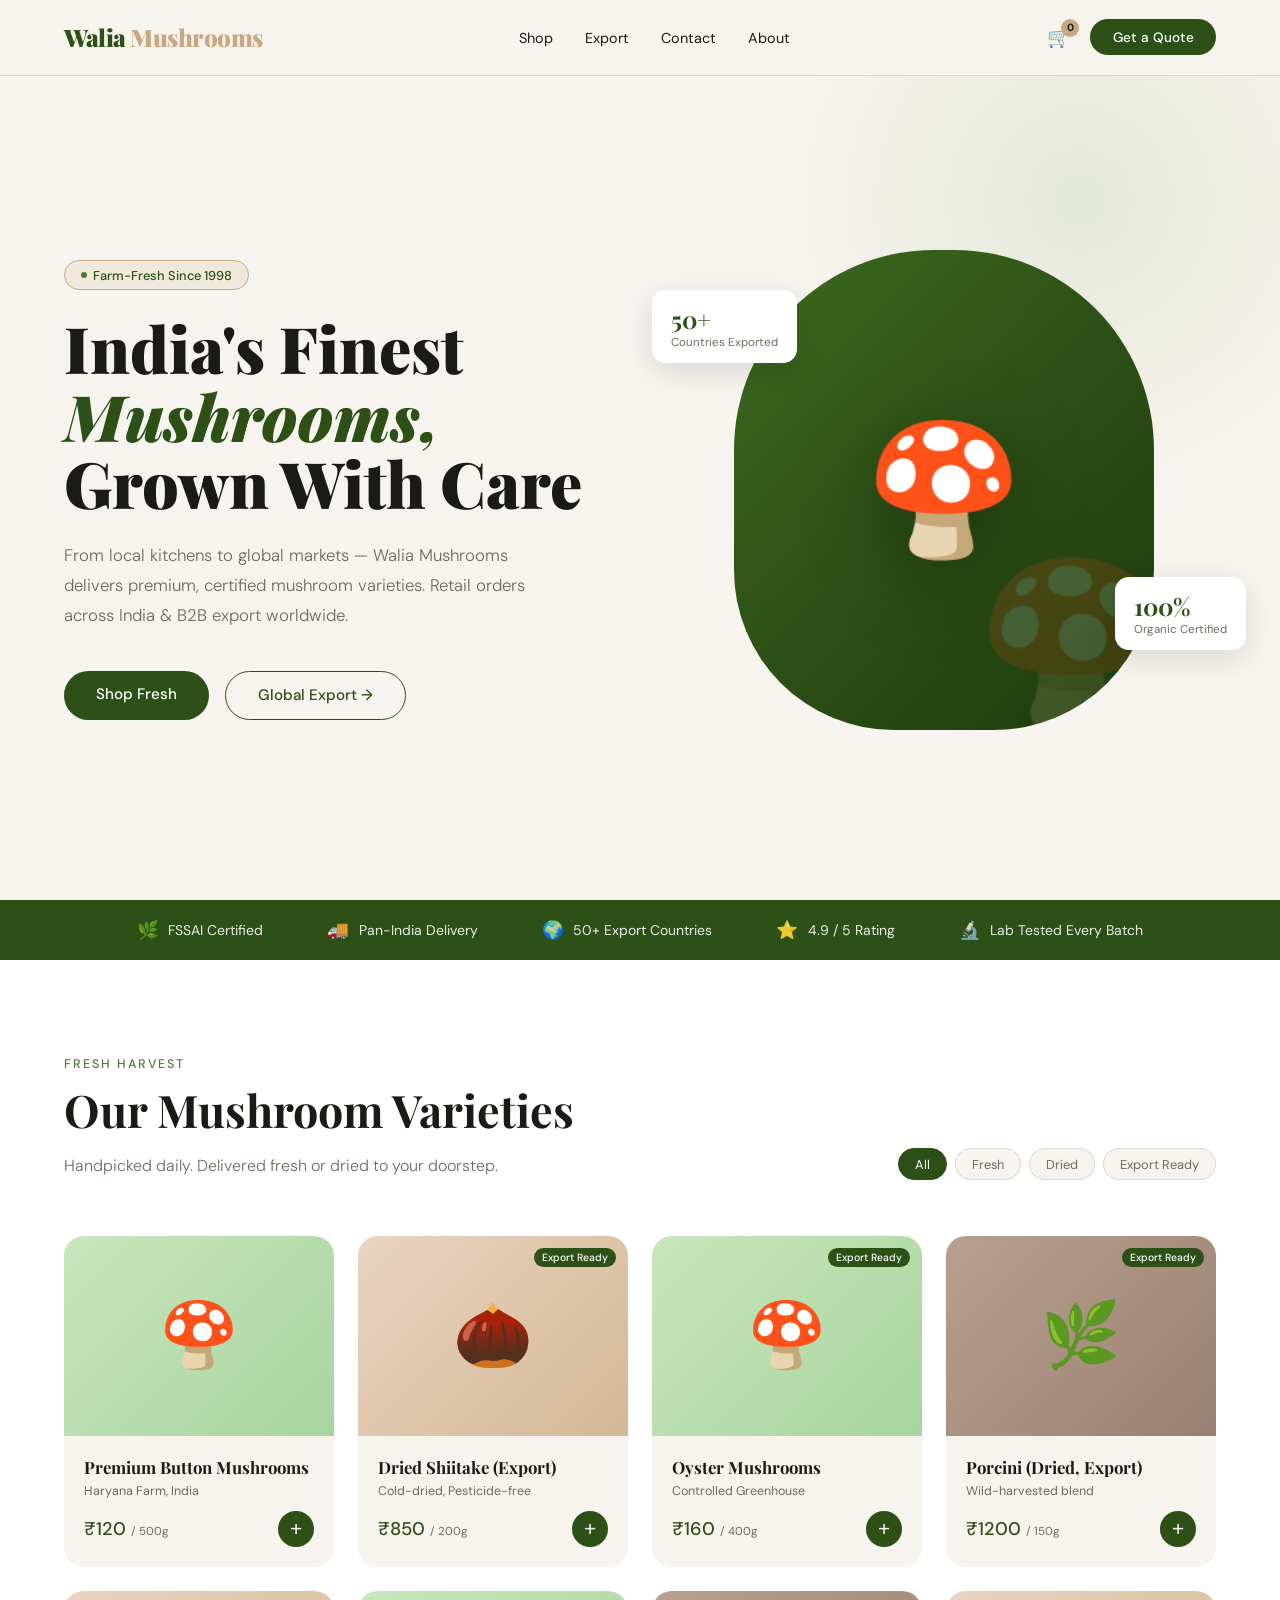
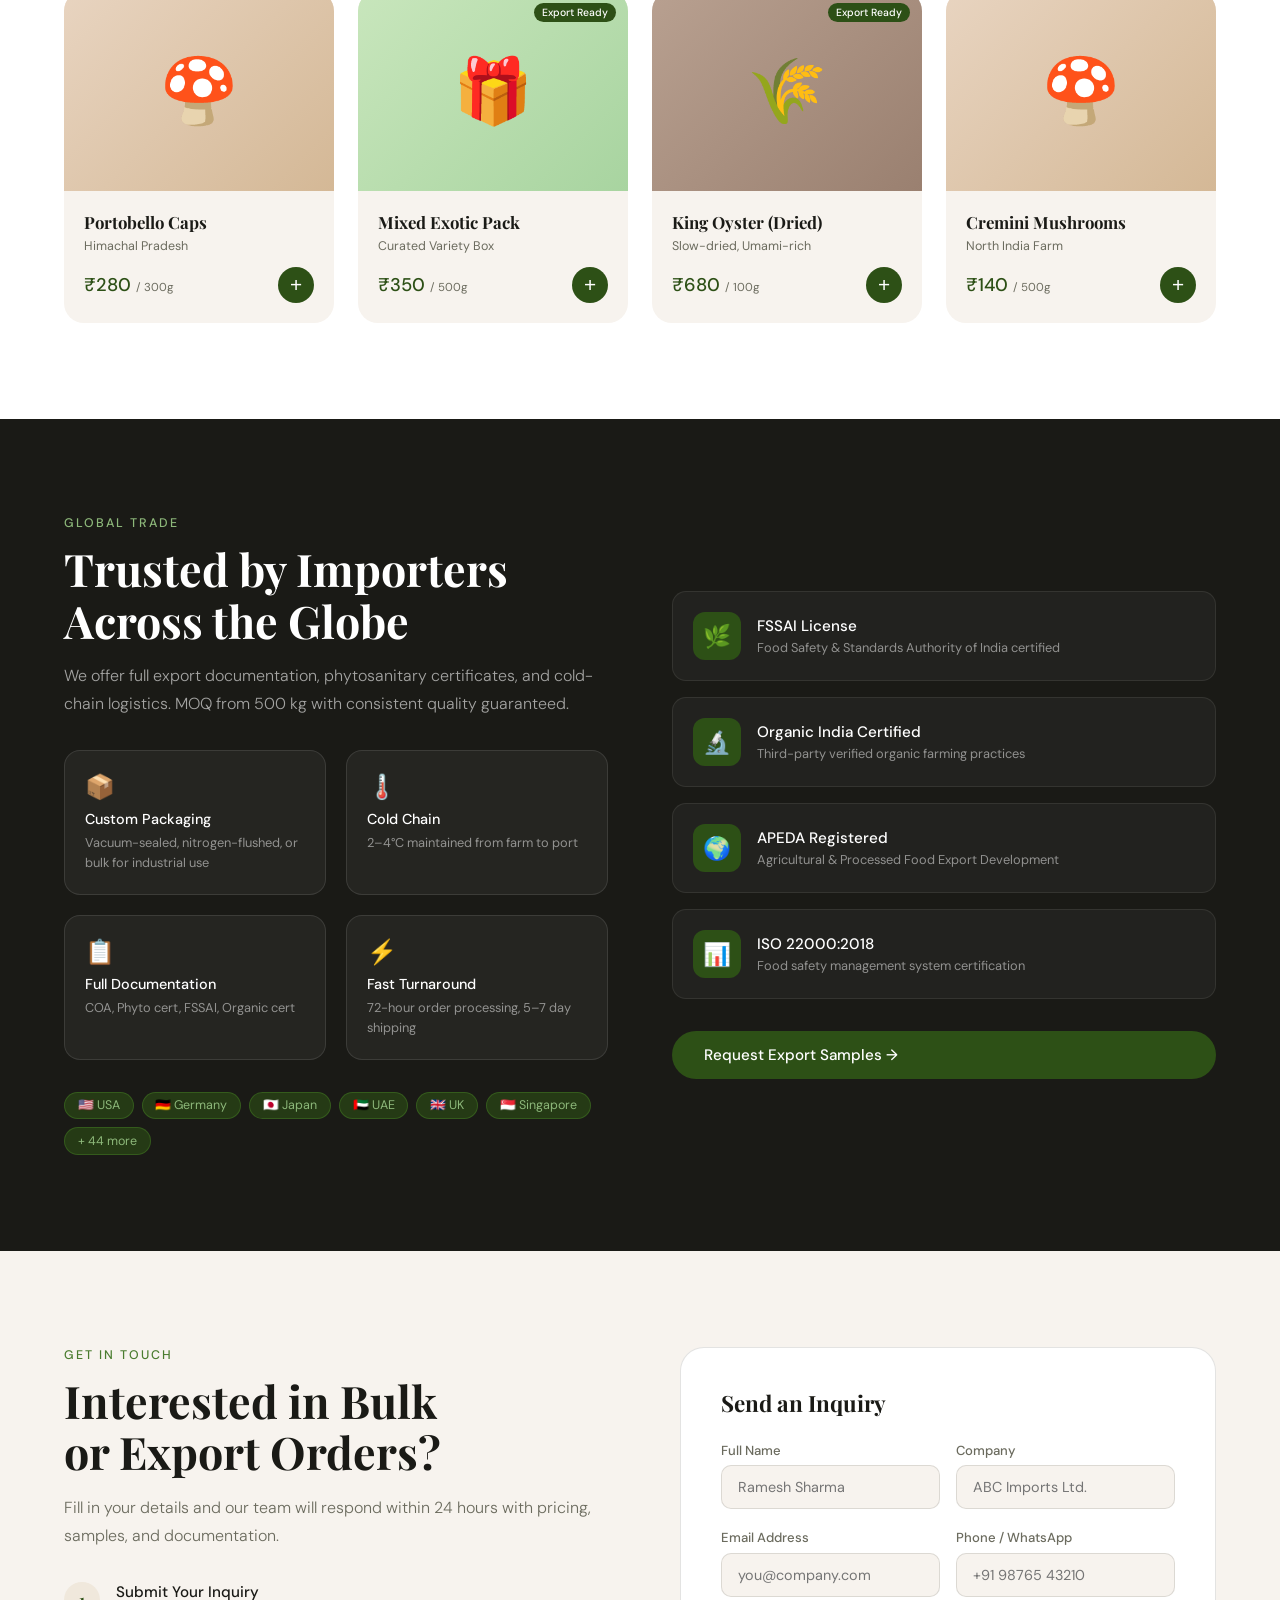
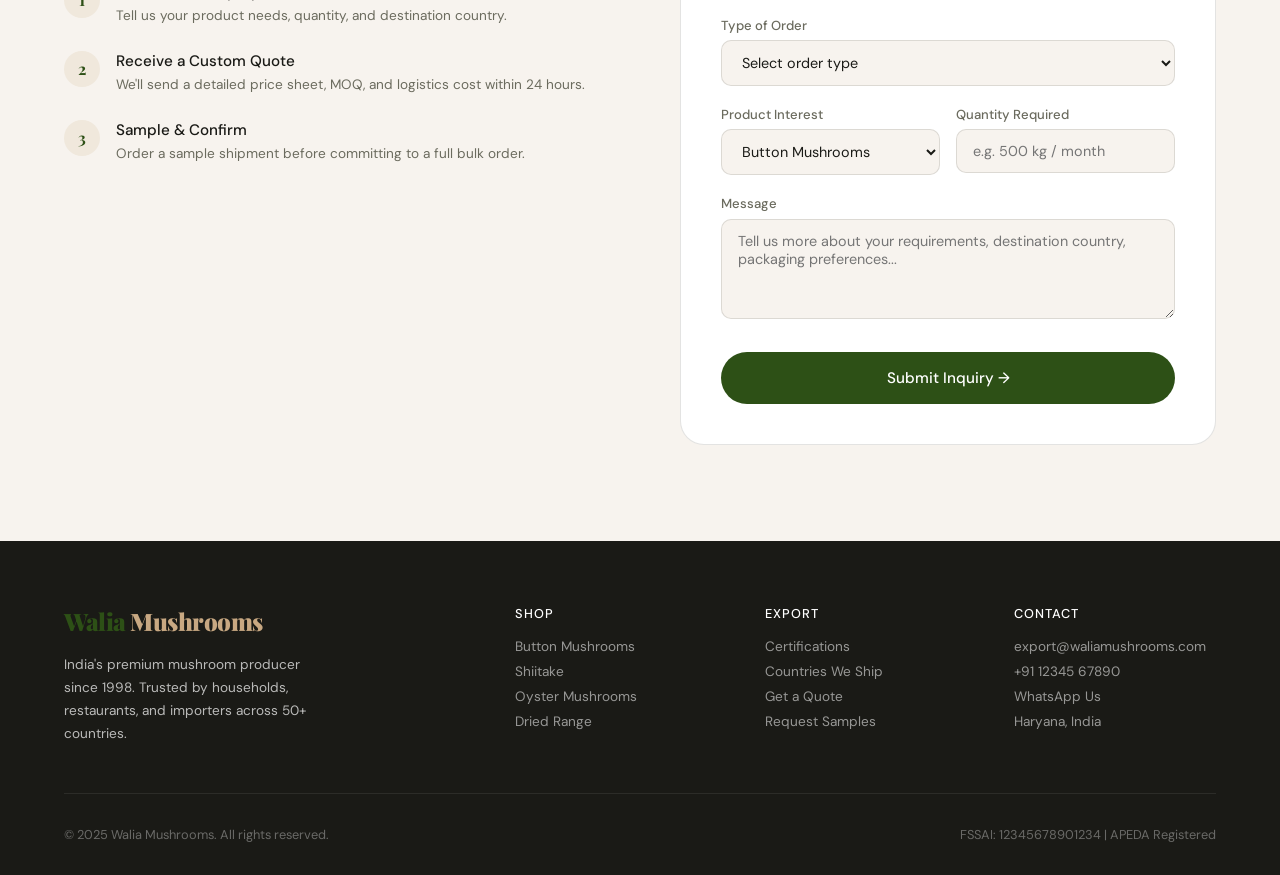
<file: index.html>
<!DOCTYPE html>
<html lang="en">
<head>
  <meta charset="UTF-8" />
  <meta name="viewport" content="width=device-width, initial-scale=1.0" />
  <title>Walia Mushrooms | Premium Fresh &amp; Export</title>

  <!-- Google Fonts -->
  <link rel="preconnect" href="https://fonts.googleapis.com" />
  <link rel="preconnect" href="https://fonts.gstatic.com" crossorigin />
  <link
    href="https://fonts.googleapis.com/css2?family=Playfair+Display:wght@400;700;900&family=DM+Sans:wght@300;400;500&display=swap"
    rel="stylesheet"
  />

  <!-- Stylesheet -->
  <link rel="stylesheet" href="css/style.css" />
</head>
<body>

  <!-- ─── NAVIGATION ─── -->
  <nav>
    <a href="#" class="nav-logo">Walia <span>Mushrooms</span></a>

    <ul class="nav-links">
      <li><a href="#products">Shop</a></li>
      <li><a href="#export">Export</a></li>
      <li><a href="#inquiry">Contact</a></li>
      <li><a href="#about">About</a></li>
    </ul>

    <div class="nav-right">
      <div class="cart-icon" onclick="openCart()">
        🛒
        <span class="cart-count" id="cart-count">0</span>
      </div>
      <a href="#inquiry" class="nav-cta">Get a Quote</a>
    </div>
  </nav>

  <!-- ─── HERO ─── -->
  <section class="hero">
    <div class="hero-text fade-in">
      <div class="hero-badge">
        <span class="hero-badge-dot"></span>
        Farm-Fresh Since 1998
      </div>

      <h1>India's Finest<br /><em>Mushrooms,</em><br />Grown With Care</h1>

      <p class="hero-desc">
        From local kitchens to global markets — Walia Mushrooms delivers
        premium, certified mushroom varieties. Retail orders across India
        &amp; B2B export worldwide.
      </p>

      <div class="hero-btns">
        <a href="#products" class="btn-primary">Shop Fresh</a>
        <a href="#export" class="btn-secondary">Global Export →</a>
      </div>
    </div>

    <div class="hero-visual fade-in">
      <div class="hero-img-wrap">
        <div class="hero-mushroom-icon">🍄</div>
      </div>
      <div class="hero-stat hero-stat-1">
        <div class="num">50+</div>
        <div class="lbl">Countries Exported</div>
      </div>
      <div class="hero-stat hero-stat-2">
        <div class="num">100%</div>
        <div class="lbl">Organic Certified</div>
      </div>
    </div>
  </section>

  <!-- ─── TRUST BAR ─── -->
  <div class="trust-bar">
    <div class="trust-item"><span class="trust-icon">🌿</span> FSSAI Certified</div>
    <div class="trust-item"><span class="trust-icon">🚚</span> Pan-India Delivery</div>
    <div class="trust-item"><span class="trust-icon">🌍</span> 50+ Export Countries</div>
    <div class="trust-item"><span class="trust-icon">⭐</span> 4.9 / 5 Rating</div>
    <div class="trust-item"><span class="trust-icon">🔬</span> Lab Tested Every Batch</div>
  </div>

  <!-- ─── PRODUCTS ─── -->
  <section id="products" class="fade-in">
    <div class="products-header section-head">
      <div>
        <div class="section-label">Fresh Harvest</div>
        <h2 class="section-title">Our Mushroom Varieties</h2>
        <p class="section-sub">Handpicked daily. Delivered fresh or dried to your doorstep.</p>
      </div>
      <div class="filter-tabs">
        <button class="filter-tab active" onclick="filterProducts('all', this)">All</button>
        <button class="filter-tab" onclick="filterProducts('fresh', this)">Fresh</button>
        <button class="filter-tab" onclick="filterProducts('dried', this)">Dried</button>
        <button class="filter-tab" onclick="filterProducts('export', this)">Export Ready</button>
      </div>
    </div>

    <div class="product-grid" id="product-grid"></div>
  </section>

  <!-- ─── EXPORT ─── -->
  <section id="export" class="fade-in">
    <div class="export-grid">

      <div>
        <div class="section-label">Global Trade</div>
        <h2 class="section-title">Trusted by Importers<br />Across the Globe</h2>
        <p class="section-sub">
          We offer full export documentation, phytosanitary certificates, and
          cold-chain logistics. MOQ from 500 kg with consistent quality guaranteed.
        </p>

        <div class="export-features">
          <div class="export-feat">
            <div class="export-feat-icon">📦</div>
            <div class="export-feat-title">Custom Packaging</div>
            <div class="export-feat-desc">Vacuum-sealed, nitrogen-flushed, or bulk for industrial use</div>
          </div>
          <div class="export-feat">
            <div class="export-feat-icon">🌡️</div>
            <div class="export-feat-title">Cold Chain</div>
            <div class="export-feat-desc">2–4°C maintained from farm to port</div>
          </div>
          <div class="export-feat">
            <div class="export-feat-icon">📋</div>
            <div class="export-feat-title">Full Documentation</div>
            <div class="export-feat-desc">COA, Phyto cert, FSSAI, Organic cert</div>
          </div>
          <div class="export-feat">
            <div class="export-feat-icon">⚡</div>
            <div class="export-feat-title">Fast Turnaround</div>
            <div class="export-feat-desc">72-hour order processing, 5–7 day shipping</div>
          </div>
        </div>

        <div class="export-countries">
          <span class="country-tag">🇺🇸 USA</span>
          <span class="country-tag">🇩🇪 Germany</span>
          <span class="country-tag">🇯🇵 Japan</span>
          <span class="country-tag">🇦🇪 UAE</span>
          <span class="country-tag">🇬🇧 UK</span>
          <span class="country-tag">🇸🇬 Singapore</span>
          <span class="country-tag">+ 44 more</span>
        </div>
      </div>

      <div class="export-certs">
        <div class="cert-item">
          <div class="cert-icon">🌿</div>
          <div>
            <div class="cert-title">FSSAI License</div>
            <div class="cert-desc">Food Safety &amp; Standards Authority of India certified</div>
          </div>
        </div>
        <div class="cert-item">
          <div class="cert-icon">🔬</div>
          <div>
            <div class="cert-title">Organic India Certified</div>
            <div class="cert-desc">Third-party verified organic farming practices</div>
          </div>
        </div>
        <div class="cert-item">
          <div class="cert-icon">🌍</div>
          <div>
            <div class="cert-title">APEDA Registered</div>
            <div class="cert-desc">Agricultural &amp; Processed Food Export Development</div>
          </div>
        </div>
        <div class="cert-item">
          <div class="cert-icon">📊</div>
          <div>
            <div class="cert-title">ISO 22000:2018</div>
            <div class="cert-desc">Food safety management system certification</div>
          </div>
        </div>
        <a href="#inquiry" class="btn-primary" style="margin-top:1rem;display:inline-block;">
          Request Export Samples →
        </a>
      </div>

    </div>
  </section>

  <!-- ─── INQUIRY / CONTACT ─── -->
  <section id="inquiry" class="fade-in">
    <div class="inquiry-grid">

      <div>
        <div class="section-label">Get in Touch</div>
        <h2 class="section-title">Interested in Bulk<br />or Export Orders?</h2>
        <p class="section-sub">
          Fill in your details and our team will respond within 24 hours with
          pricing, samples, and documentation.
        </p>

        <div class="why-items">
          <div class="why-item">
            <div class="why-num">1</div>
            <div class="why-text">
              <strong>Submit Your Inquiry</strong>
              <p>Tell us your product needs, quantity, and destination country.</p>
            </div>
          </div>
          <div class="why-item">
            <div class="why-num">2</div>
            <div class="why-text">
              <strong>Receive a Custom Quote</strong>
              <p>We'll send a detailed price sheet, MOQ, and logistics cost within 24 hours.</p>
            </div>
          </div>
          <div class="why-item">
            <div class="why-num">3</div>
            <div class="why-text">
              <strong>Sample &amp; Confirm</strong>
              <p>Order a sample shipment before committing to a full bulk order.</p>
            </div>
          </div>
        </div>
      </div>

      <div class="form-wrap">
        <h3>Send an Inquiry</h3>
        <form onsubmit="submitForm(event)">
          <div class="form-row">
            <div class="form-group">
              <label>Full Name</label>
              <input type="text" name="fullName" placeholder="Ramesh Sharma" required />
            </div>
            <div class="form-group">
              <label>Company</label>
              <input type="text" name="company" placeholder="ABC Imports Ltd." />
            </div>
          </div>

          <div class="form-row">
            <div class="form-group">
              <label>Email Address</label>
              <input type="email" name="email" placeholder="you@company.com" required />
            </div>
            <div class="form-group">
              <label>Phone / WhatsApp</label>
              <input type="tel" name="phone" placeholder="+91 98765 43210" />
            </div>
          </div>

          <div class="form-group">
            <label>Type of Order</label>
            <select name="orderType">
              <option value="">Select order type</option>
              <option>Retail / B2C (India)</option>
              <option>Wholesale / B2B (India)</option>
              <option>Export Order</option>
              <option>Sample Request</option>
            </select>
          </div>

          <div class="form-row">
            <div class="form-group">
              <label>Product Interest</label>
              <select name="product">
                <option>Button Mushrooms</option>
                <option>Shiitake (Dried)</option>
                <option>Oyster Mushrooms</option>
                <option>Porcini (Export)</option>
                <option>Mixed Variety</option>
              </select>
            </div>
            <div class="form-group">
              <label>Quantity Required</label>
              <input type="text" name="quantity" placeholder="e.g. 500 kg / month" />
            </div>
          </div>

          <div class="form-group">
            <label>Message</label>
            <textarea name="message" placeholder="Tell us more about your requirements, destination country, packaging preferences..."></textarea>
          </div>

          <button type="submit" class="submit-btn">Submit Inquiry →</button>
        </form>
      </div>

    </div>
  </section>

  <!-- ─── FOOTER ─── -->
  <footer id="about">
    <div class="footer-grid">
      <div class="footer-brand">
        <a href="#" class="nav-logo">Walia <span>Mushrooms</span></a>
        <p>
          India's premium mushroom producer since 1998. Trusted by households,
          restaurants, and importers across 50+ countries.
        </p>
      </div>

      <div class="footer-col">
        <h4>Shop</h4>
        <a href="#products">Button Mushrooms</a>
        <a href="#products">Shiitake</a>
        <a href="#products">Oyster Mushrooms</a>
        <a href="#products">Dried Range</a>
      </div>

      <div class="footer-col">
        <h4>Export</h4>
        <a href="#export">Certifications</a>
        <a href="#export">Countries We Ship</a>
        <a href="#inquiry">Get a Quote</a>
        <a href="#inquiry">Request Samples</a>
      </div>

      <div class="footer-col">
        <h4>Contact</h4>
        <a href="mailto:export@waliamushrooms.com">export@waliamushrooms.com</a>
        <a href="tel:+911234567890">+91 12345 67890</a>
        <a href="#">WhatsApp Us</a>
        <a href="#">Haryana, India</a>
      </div>
    </div>

    <div class="footer-bottom">
      <span>© 2025 Walia Mushrooms. All rights reserved.</span>
      <span>FSSAI: 12345678901234 | APEDA Registered</span>
    </div>
  </footer>

  <!-- Toast Notification -->
  <div class="toast" id="toast"></div>

  <!-- JavaScript -->
  <script src="js/app.js"></script>

</body>
</html>
</file>
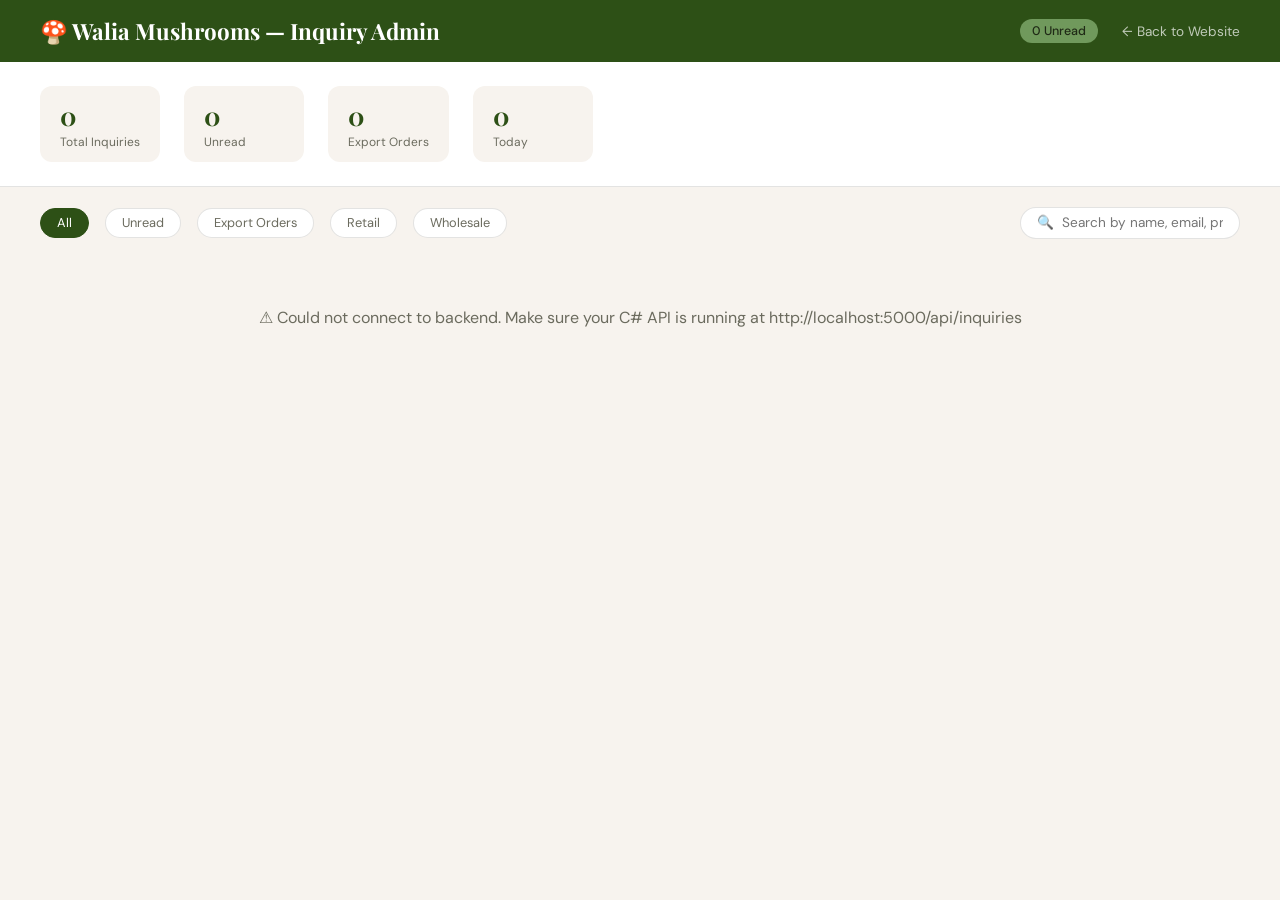
<file: admin.html>
<!DOCTYPE html>
<html lang="en">
<head>
  <meta charset="UTF-8" />
  <meta name="viewport" content="width=device-width, initial-scale=1.0" />
  <title>Admin Panel — Walia Mushrooms Inquiries</title>
  <link rel="preconnect" href="https://fonts.googleapis.com" />
  <link href="https://fonts.googleapis.com/css2?family=DM+Sans:wght@300;400;500&family=Playfair+Display:wght@700&display=swap" rel="stylesheet" />
  <style>
    :root {
      --forest: #2D5016; --moss: #4A7C2F; --sage: #8DB87A;
      --cream: #F7F3EE;  --dark: #1A1A16; --muted: #6B6B5E;
      --border: rgba(26,26,22,0.12);
    }
    * { margin:0; padding:0; box-sizing:border-box; }
    body { font-family:'DM Sans',sans-serif; background:var(--cream); color:var(--dark); }

    /* ── TOP BAR ── */
    header {
      background:var(--forest); color:white;
      padding:1rem 2.5rem;
      display:flex; align-items:center; justify-content:space-between;
    }
    header h1 { font-family:'Playfair Display',serif; font-size:1.4rem; font-weight:700; }
    header span { font-size:0.85rem; opacity:0.7; }
    .header-right { display:flex; align-items:center; gap:1.5rem; }
    .unread-badge {
      background:var(--sage); color:var(--dark);
      padding:0.25rem 0.75rem; border-radius:100px;
      font-size:0.78rem; font-weight:500;
    }
    .back-link {
      color:rgba(255,255,255,0.7); text-decoration:none;
      font-size:0.85rem; transition:color 0.2s;
    }
    .back-link:hover { color:white; }

    /* ── STATS BAR ── */
    .stats-bar {
      display:flex; gap:1.5rem; padding:1.5rem 2.5rem;
      background:white; border-bottom:1px solid var(--border);
      flex-wrap:wrap;
    }
    .stat-card {
      background:var(--cream); border-radius:12px;
      padding:0.75rem 1.25rem; min-width:120px;
    }
    .stat-card .num { font-family:'Playfair Display',serif; font-size:1.6rem; font-weight:700; color:var(--forest); }
    .stat-card .lbl { font-size:0.75rem; color:var(--muted); margin-top:2px; }

    /* ── FILTERS ── */
    .controls {
      padding:1.25rem 2.5rem;
      display:flex; gap:1rem; align-items:center; flex-wrap:wrap;
    }
    .filter-btn {
      background:white; border:1px solid var(--border); border-radius:100px;
      padding:0.35rem 1rem; font-size:0.8rem; cursor:pointer;
      transition:all 0.2s; color:var(--muted); font-family:'DM Sans',sans-serif;
    }
    .filter-btn.active, .filter-btn:hover {
      background:var(--forest); color:white; border-color:var(--forest);
    }
    .search-box {
      margin-left:auto;
      padding:0.4rem 1rem; border:1px solid var(--border); border-radius:100px;
      font-family:'DM Sans',sans-serif; font-size:0.85rem;
      background:white; outline:none; width:220px;
    }
    .search-box:focus { border-color:var(--moss); }

    /* ── TABLE ── */
    .table-wrap { padding:0 2.5rem 2.5rem; overflow-x:auto; }
    table { width:100%; border-collapse:collapse; background:white; border-radius:16px; overflow:hidden; border:1px solid var(--border); }
    thead { background:var(--forest); color:white; }
    thead th { padding:0.9rem 1rem; font-size:0.78rem; font-weight:500; letter-spacing:0.5px; text-align:left; }
    tbody tr { border-bottom:1px solid var(--border); transition:background 0.15s; }
    tbody tr:last-child { border-bottom:none; }
    tbody tr:hover { background:var(--cream); }
    tbody tr.unread { background:#fffdf8; }
    td { padding:0.9rem 1rem; font-size:0.85rem; vertical-align:top; }
    td.name { font-weight:500; }
    td.message-cell { max-width:200px; color:var(--muted); overflow:hidden; text-overflow:ellipsis; white-space:nowrap; }

    .product-tag {
      background:#e8f5e0; color:var(--moss);
      padding:2px 8px; border-radius:100px; font-size:0.72rem; font-weight:500;
    }
    .order-tag {
      background:#f0e8dc; color:#8B6A3E;
      padding:2px 8px; border-radius:100px; font-size:0.72rem; font-weight:500;
    }
    .unread-dot {
      display:inline-block; width:8px; height:8px;
      background:var(--moss); border-radius:50%; margin-right:6px;
    }

    /* ── ACTION BUTTONS ── */
    .action-btns { display:flex; gap:0.4rem; }
    .btn-read, .btn-delete, .btn-view {
      border:none; border-radius:8px; padding:4px 10px;
      font-size:0.75rem; cursor:pointer; font-family:'DM Sans',sans-serif;
      transition:all 0.2s;
    }
    .btn-read   { background:#e8f5e0; color:var(--moss); }
    .btn-read:hover   { background:var(--moss); color:white; }
    .btn-delete { background:#fde8e8; color:#c0392b; }
    .btn-delete:hover { background:#c0392b; color:white; }
    .btn-view   { background:#f0e8dc; color:#8B6A3E; }
    .btn-view:hover   { background:#8B6A3E; color:white; }

    /* ── MODAL ── */
    .modal-overlay {
      display:none; position:fixed; inset:0;
      background:rgba(0,0,0,0.45); z-index:999;
      align-items:center; justify-content:center;
    }
    .modal-overlay.open { display:flex; }
    .modal {
      background:white; border-radius:20px; padding:2rem;
      max-width:560px; width:90%; max-height:85vh; overflow-y:auto;
    }
    .modal h2 { font-family:'Playfair Display',serif; margin-bottom:1.25rem; color:var(--forest); }
    .modal-row { display:flex; justify-content:space-between; padding:0.6rem 0; border-bottom:1px solid var(--border); font-size:0.88rem; }
    .modal-row:last-child { border-bottom:none; }
    .modal-row .key { color:var(--muted); font-weight:500; min-width:120px; }
    .modal-row .val { color:var(--dark); text-align:right; }
    .modal-close {
      margin-top:1.5rem; width:100%; background:var(--forest); color:white;
      border:none; padding:0.75rem; border-radius:100px; cursor:pointer;
      font-family:'DM Sans',sans-serif; font-size:0.9rem;
    }

    /* ── EMPTY STATE ── */
    .empty { text-align:center; padding:4rem; color:var(--muted); font-size:0.95rem; }
    .empty .icon { font-size:3rem; margin-bottom:1rem; }

    /* ── LOADING ── */
    .loading { text-align:center; padding:3rem; color:var(--muted); }
  </style>
</head>
<body>

  <!-- Header -->
  <header>
    <h1>🍄 Walia Mushrooms — Inquiry Admin</h1>
    <div class="header-right">
      <span class="unread-badge" id="unread-label">0 Unread</span>
      <a href="index.html" class="back-link">← Back to Website</a>
    </div>
  </header>

  <!-- Stats -->
  <div class="stats-bar">
    <div class="stat-card"><div class="num" id="stat-total">0</div><div class="lbl">Total Inquiries</div></div>
    <div class="stat-card"><div class="num" id="stat-unread">0</div><div class="lbl">Unread</div></div>
    <div class="stat-card"><div class="num" id="stat-export">0</div><div class="lbl">Export Orders</div></div>
    <div class="stat-card"><div class="num" id="stat-today">0</div><div class="lbl">Today</div></div>
  </div>

  <!-- Filters -->
  <div class="controls">
    <button class="filter-btn active" onclick="applyFilter('all', this)">All</button>
    <button class="filter-btn" onclick="applyFilter('unread', this)">Unread</button>
    <button class="filter-btn" onclick="applyFilter('Export Order', this)">Export Orders</button>
    <button class="filter-btn" onclick="applyFilter('Retail / B2C (India)', this)">Retail</button>
    <button class="filter-btn" onclick="applyFilter('Wholesale / B2B (India)', this)">Wholesale</button>
    <input class="search-box" type="text" id="search-box" placeholder="🔍  Search by name, email, product..." oninput="renderTable()" />
  </div>

  <!-- Table -->
  <div class="table-wrap">
    <div class="loading" id="loading">Loading inquiries...</div>
    <table id="inquiry-table" style="display:none;">
      <thead>
        <tr>
          <th>#</th>
          <th>Name / Company</th>
          <th>Contact</th>
          <th>Product</th>
          <th>Order Type</th>
          <th>Quantity</th>
          <th>Date</th>
          <th>Actions</th>
        </tr>
      </thead>
      <tbody id="table-body"></tbody>
    </table>
    <div class="empty" id="empty-state" style="display:none;">
      <div class="icon">📭</div>
      No inquiries found.
    </div>
  </div>

  <!-- Detail Modal -->
  <div class="modal-overlay" id="modal-overlay" onclick="closeModal(event)">
    <div class="modal" id="modal-content">
      <h2 id="modal-name"></h2>
      <div id="modal-rows"></div>
      <button class="modal-close" onclick="closeModal()">Close</button>
    </div>
  </div>

  <script>
    const API = "http://localhost:5000/api/inquiries";
    let allInquiries = [];
    let currentFilter = "all";

    // ── Fetch from API ────────────────────────────────────────────────────────
    async function loadInquiries() {
      try {
        const res  = await fetch(API);
        allInquiries = await res.json();
        updateStats();
        renderTable();
        document.getElementById("loading").style.display = "none";
        document.getElementById("inquiry-table").style.display = "table";
      } catch (err) {
        document.getElementById("loading").textContent =
          "⚠ Could not connect to backend. Make sure your C# API is running at " + API;
      }
    }

    // ── Stats ─────────────────────────────────────────────────────────────────
    function updateStats() {
      const today  = new Date().toDateString();
      const unread = allInquiries.filter(i => !i.isRead).length;
      const expo   = allInquiries.filter(i => i.orderType === "Export Order").length;
      const tod    = allInquiries.filter(i => new Date(i.submittedAt).toDateString() === today).length;

      document.getElementById("stat-total").textContent  = allInquiries.length;
      document.getElementById("stat-unread").textContent = unread;
      document.getElementById("stat-export").textContent = expo;
      document.getElementById("stat-today").textContent  = tod;
      document.getElementById("unread-label").textContent = `${unread} Unread`;
    }

    // ── Render Table ──────────────────────────────────────────────────────────
    function renderTable() {
      const search = document.getElementById("search-box").value.toLowerCase();
      let data = allInquiries;

      if (currentFilter !== "all") {
        if (currentFilter === "unread") data = data.filter(i => !i.isRead);
        else data = data.filter(i => i.orderType === currentFilter);
      }

      if (search) {
        data = data.filter(i =>
          i.fullName.toLowerCase().includes(search) ||
          i.email.toLowerCase().includes(search) ||
          i.product.toLowerCase().includes(search) ||
          i.company.toLowerCase().includes(search)
        );
      }

      const tbody = document.getElementById("table-body");
      if (data.length === 0) {
        document.getElementById("inquiry-table").style.display = "none";
        document.getElementById("empty-state").style.display = "block";
        return;
      }

      document.getElementById("inquiry-table").style.display = "table";
      document.getElementById("empty-state").style.display = "none";

      tbody.innerHTML = data.map(i => `
        <tr class="${!i.isRead ? 'unread' : ''}" id="row-${i.id}">
          <td style="color:var(--muted);font-size:0.78rem;">#${i.id}</td>
          <td class="name">
            ${!i.isRead ? '<span class="unread-dot"></span>' : ''}
            ${i.fullName}<br>
            <span style="font-size:0.75rem;color:var(--muted);font-weight:400;">${i.company || '—'}</span>
          </td>
          <td>
            <a href="mailto:${i.email}" style="color:var(--forest);font-size:0.82rem;">${i.email}</a><br>
            <span style="font-size:0.78rem;color:var(--muted);">${i.phone || '—'}</span>
          </td>
          <td><span class="product-tag">${i.product}</span></td>
          <td><span class="order-tag">${i.orderType || '—'}</span></td>
          <td style="font-size:0.82rem;">${i.quantity || '—'}</td>
          <td style="font-size:0.78rem;color:var(--muted);">${formatDate(i.submittedAt)}</td>
          <td>
            <div class="action-btns">
              <button class="btn-view"   onclick="viewDetail(${i.id})">View</button>
              ${!i.isRead ? `<button class="btn-read" onclick="markRead(${i.id})">✓ Read</button>` : ''}
              <button class="btn-delete" onclick="deleteInquiry(${i.id})">Delete</button>
            </div>
          </td>
        </tr>
      `).join("");
    }

    // ── Filter ────────────────────────────────────────────────────────────────
    function applyFilter(filter, btn) {
      document.querySelectorAll(".filter-btn").forEach(b => b.classList.remove("active"));
      btn.classList.add("active");
      currentFilter = filter;
      renderTable();
    }

    // ── Mark as Read ──────────────────────────────────────────────────────────
    async function markRead(id) {
      await fetch(`${API}/${id}/read`, { method: "PATCH" });
      const inquiry = allInquiries.find(i => i.id === id);
      if (inquiry) inquiry.isRead = true;
      updateStats();
      renderTable();
    }

    // ── Delete ────────────────────────────────────────────────────────────────
    async function deleteInquiry(id) {
      if (!confirm("Delete this inquiry? This cannot be undone.")) return;
      await fetch(`${API}/${id}`, { method: "DELETE" });
      allInquiries = allInquiries.filter(i => i.id !== id);
      updateStats();
      renderTable();
    }

    // ── View Detail Modal ─────────────────────────────────────────────────────
    function viewDetail(id) {
      const i = allInquiries.find(x => x.id === id);
      if (!i) return;

      document.getElementById("modal-name").textContent = i.fullName;
      document.getElementById("modal-rows").innerHTML = [
        ["Company",    i.company     || "—"],
        ["Email",      i.email],
        ["Phone",      i.phone       || "—"],
        ["Order Type", i.orderType   || "—"],
        ["Product",    i.product],
        ["Quantity",   i.quantity    || "—"],
        ["Submitted",  formatDate(i.submittedAt)],
        ["Status",     i.isRead ? "✅ Read" : "🔵 Unread"],
        ["Message",    i.message     || "—"],
      ].map(([key, val]) => `
        <div class="modal-row">
          <span class="key">${key}</span>
          <span class="val">${val}</span>
        </div>
      `).join("");

      document.getElementById("modal-overlay").classList.add("open");
      if (!i.isRead) markRead(id);
    }

    function closeModal(event) {
      if (!event || event.target === document.getElementById("modal-overlay")) {
        document.getElementById("modal-overlay").classList.remove("open");
      }
    }

    // ── Helpers ───────────────────────────────────────────────────────────────
    function formatDate(iso) {
      return new Date(iso).toLocaleDateString("en-IN", {
        day: "2-digit", month: "short", year: "numeric",
        hour: "2-digit", minute: "2-digit"
      });
    }

    // ── Init ──────────────────────────────────────────────────────────────────
    loadInquiries();
    setInterval(loadInquiries, 30000); // Auto-refresh every 30 seconds
  </script>
</body>
</html>
</file>
<file: css/style.css>
:root {
  --cream: #F7F3EE;
  --dark: #1A1A16;
  --forest: #2D5016;
  --moss: #4A7C2F;
  --sage: #8DB87A;
  --mush: #C8A882;
  --mush-light: #F0E8DC;
  --white: #FFFFFF;
  --text-muted: #6B6B5E;
  --border: rgba(26, 26, 22, 0.12);
}

* {
  margin: 0;
  padding: 0;
  box-sizing: border-box;
}

html {
  scroll-behavior: smooth;
}

body {
  font-family: 'DM Sans', sans-serif;
  background: var(--cream);
  color: var(--dark);
  overflow-x: hidden;
}

/* ─── NAVIGATION ─── */
nav {
  position: fixed;
  top: 0; left: 0; right: 0;
  z-index: 100;
  display: flex;
  align-items: center;
  justify-content: space-between;
  padding: 1.2rem 5%;
  background: rgba(247, 243, 238, 0.92);
  backdrop-filter: blur(12px);
  border-bottom: 1px solid var(--border);
}

.nav-logo {
  font-family: 'Playfair Display', serif;
  font-size: 1.5rem;
  font-weight: 900;
  color: var(--forest);
  text-decoration: none;
  letter-spacing: -0.5px;
}

.nav-logo span {
  color: var(--mush);
}

.nav-links {
  display: flex;
  gap: 2rem;
  list-style: none;
}

.nav-links a {
  text-decoration: none;
  color: var(--dark);
  font-size: 0.9rem;
  font-weight: 400;
  transition: color 0.2s;
}

.nav-links a:hover {
  color: var(--forest);
}

.nav-right {
  display: flex;
  align-items: center;
  gap: 1.2rem;
}

.nav-cta {
  background: var(--forest);
  color: white;
  padding: 0.6rem 1.4rem;
  border-radius: 100px;
  font-size: 0.85rem;
  font-weight: 500;
  text-decoration: none;
  transition: background 0.2s;
}

.nav-cta:hover {
  background: var(--moss);
}

.cart-icon {
  position: relative;
  cursor: pointer;
  font-size: 1.2rem;
}

.cart-count {
  position: absolute;
  top: -6px; right: -8px;
  background: var(--mush);
  color: var(--dark);
  width: 18px; height: 18px;
  border-radius: 50%;
  font-size: 0.65rem;
  font-weight: 700;
  display: flex;
  align-items: center;
  justify-content: center;
}

/* ─── HERO ─── */
.hero {
  min-height: 100vh;
  display: grid;
  grid-template-columns: 1fr 1fr;
  align-items: center;
  padding: 5rem 5% 0;
  gap: 4rem;
  background: var(--cream);
  position: relative;
  overflow: hidden;
}

.hero::before {
  content: '';
  position: absolute;
  top: -100px; right: -100px;
  width: 600px; height: 600px;
  background: radial-gradient(circle, rgba(139, 184, 122, 0.18) 0%, transparent 70%);
  border-radius: 50%;
  pointer-events: none;
}

.hero-text {
  z-index: 1;
}

.hero-badge {
  display: inline-flex;
  align-items: center;
  gap: 0.4rem;
  background: var(--mush-light);
  border: 1px solid var(--mush);
  border-radius: 100px;
  padding: 0.35rem 1rem;
  font-size: 0.8rem;
  color: var(--forest);
  font-weight: 500;
  margin-bottom: 1.5rem;
}

.hero-badge-dot {
  width: 6px; height: 6px;
  background: var(--moss);
  border-radius: 50%;
  animation: pulse 2s infinite;
}

@keyframes pulse {
  0%, 100% { opacity: 1; }
  50%       { opacity: 0.4; }
}

h1 {
  font-family: 'Playfair Display', serif;
  font-size: clamp(2.8rem, 5vw, 4.5rem);
  font-weight: 900;
  line-height: 1.05;
  color: var(--dark);
  margin-bottom: 1.5rem;
}

h1 em {
  font-style: italic;
  color: var(--forest);
}

.hero-desc {
  font-size: 1.05rem;
  color: var(--text-muted);
  line-height: 1.8;
  max-width: 480px;
  margin-bottom: 2.5rem;
  font-weight: 300;
}

.hero-btns {
  display: flex;
  gap: 1rem;
  flex-wrap: wrap;
}

.btn-primary {
  background: var(--forest);
  color: white;
  padding: 0.85rem 2rem;
  border-radius: 100px;
  font-size: 0.95rem;
  font-weight: 500;
  text-decoration: none;
  transition: all 0.2s;
  display: inline-block;
}

.btn-primary:hover {
  background: var(--moss);
  transform: translateY(-1px);
}

.btn-secondary {
  background: transparent;
  color: var(--forest);
  padding: 0.85rem 2rem;
  border-radius: 100px;
  font-size: 0.95rem;
  font-weight: 500;
  text-decoration: none;
  border: 1.5px solid var(--forest);
  transition: all 0.2s;
  display: inline-block;
}

.btn-secondary:hover {
  background: var(--forest);
  color: white;
}

.hero-visual {
  display: flex;
  justify-content: center;
  align-items: center;
  position: relative;
}

.hero-img-wrap {
  width: 420px; height: 480px;
  background: linear-gradient(135deg, #3d6b1e 0%, #2d5016 50%, #1e3a0d 100%);
  border-radius: 200px 200px 160px 160px;
  display: flex;
  align-items: center;
  justify-content: center;
  position: relative;
  overflow: hidden;
}

.hero-img-wrap::before {
  content: '🍄';
  font-size: 10rem;
  opacity: 0.15;
  position: absolute;
  bottom: -20px; right: -20px;
}

.hero-mushroom-icon {
  font-size: 8rem;
  filter: drop-shadow(0 20px 40px rgba(0, 0, 0, 0.3));
  animation: float 4s ease-in-out infinite;
}

@keyframes float {
  0%, 100% { transform: translateY(0); }
  50%       { transform: translateY(-12px); }
}

.hero-stat {
  position: absolute;
  background: white;
  border-radius: 14px;
  padding: 0.8rem 1.2rem;
  box-shadow: 0 8px 30px rgba(0, 0, 0, 0.12);
}

.hero-stat-1 { top: 40px; left: -20px; }
.hero-stat-2 { bottom: 80px; right: -30px; }

.hero-stat .num {
  font-family: 'Playfair Display', serif;
  font-size: 1.5rem;
  font-weight: 700;
  color: var(--forest);
}

.hero-stat .lbl {
  font-size: 0.72rem;
  color: var(--text-muted);
}

/* ─── TRUST BAR ─── */
.trust-bar {
  background: var(--forest);
  color: white;
  padding: 1.2rem 5%;
  display: flex;
  justify-content: center;
  gap: 4rem;
  flex-wrap: wrap;
}

.trust-item {
  display: flex;
  align-items: center;
  gap: 0.6rem;
  font-size: 0.875rem;
  opacity: 0.9;
  font-weight: 400;
}

.trust-icon {
  font-size: 1.1rem;
}

/* ─── SECTION COMMONS ─── */
section {
  padding: 6rem 5%;
}

.section-label {
  font-size: 0.78rem;
  font-weight: 500;
  letter-spacing: 2px;
  text-transform: uppercase;
  color: var(--moss);
  margin-bottom: 0.75rem;
}

.section-title {
  font-family: 'Playfair Display', serif;
  font-size: clamp(2rem, 3.5vw, 3rem);
  font-weight: 700;
  color: var(--dark);
  line-height: 1.15;
  margin-bottom: 1rem;
}

.section-sub {
  font-size: 1rem;
  color: var(--text-muted);
  line-height: 1.75;
  max-width: 560px;
  font-weight: 300;
}

.section-head {
  margin-bottom: 3.5rem;
}

/* ─── PRODUCTS ─── */
#products {
  background: white;
}

.products-header {
  display: flex;
  justify-content: space-between;
  align-items: flex-end;
  flex-wrap: wrap;
  gap: 1.5rem;
}

.filter-tabs {
  display: flex;
  gap: 0.5rem;
  flex-wrap: wrap;
}

.filter-tab {
  background: var(--cream);
  border: 1px solid var(--border);
  border-radius: 100px;
  padding: 0.4rem 1rem;
  font-size: 0.8rem;
  cursor: pointer;
  transition: all 0.2s;
  color: var(--text-muted);
  font-family: 'DM Sans', sans-serif;
}

.filter-tab.active,
.filter-tab:hover {
  background: var(--forest);
  color: white;
  border-color: var(--forest);
}

.product-grid {
  display: grid;
  grid-template-columns: repeat(auto-fit, minmax(240px, 1fr));
  gap: 1.5rem;
}

.product-card {
  background: var(--cream);
  border-radius: 20px;
  overflow: hidden;
  transition: transform 0.3s, box-shadow 0.3s;
  cursor: pointer;
}

.product-card:hover {
  transform: translateY(-6px);
  box-shadow: 0 20px 50px rgba(0, 0, 0, 0.1);
}

.product-img {
  height: 200px;
  display: flex;
  align-items: center;
  justify-content: center;
  font-size: 4.5rem;
  position: relative;
}

.product-img.green  { background: linear-gradient(135deg, #c8e6bc, #a8d4a0); }
.product-img.brown  { background: linear-gradient(135deg, #e8d4c0, #d4b896); }
.product-img.dark   { background: linear-gradient(135deg, #b8a090, #9a8070); }

.export-badge {
  position: absolute;
  top: 12px; right: 12px;
  background: var(--forest);
  color: white;
  font-size: 0.65rem;
  font-weight: 500;
  padding: 3px 8px;
  border-radius: 100px;
}

.product-info {
  padding: 1.25rem;
}

.product-name {
  font-family: 'Playfair Display', serif;
  font-size: 1.05rem;
  font-weight: 700;
  margin-bottom: 0.3rem;
}

.product-origin {
  font-size: 0.78rem;
  color: var(--text-muted);
  margin-bottom: 0.8rem;
}

.product-footer {
  display: flex;
  justify-content: space-between;
  align-items: center;
}

.product-price {
  font-size: 1.15rem;
  font-weight: 500;
  color: var(--forest);
}

.product-price span {
  font-size: 0.72rem;
  color: var(--text-muted);
  font-weight: 400;
}

.add-btn {
  background: var(--forest);
  color: white;
  border: none;
  width: 36px; height: 36px;
  border-radius: 50%;
  font-size: 1.3rem;
  cursor: pointer;
  transition: all 0.2s;
  display: flex;
  align-items: center;
  justify-content: center;
  line-height: 1;
}

.add-btn:hover {
  background: var(--moss);
  transform: scale(1.1);
}

/* ─── EXPORT ─── */
#export {
  background: var(--dark);
  color: white;
}

#export .section-label { color: var(--sage); }
#export .section-title { color: white; }
#export .section-sub   { color: rgba(255, 255, 255, 0.6); }

.export-grid {
  display: grid;
  grid-template-columns: 1fr 1fr;
  gap: 4rem;
  align-items: center;
}

.export-features {
  display: grid;
  grid-template-columns: 1fr 1fr;
  gap: 1.25rem;
  margin-top: 2rem;
}

.export-feat {
  background: rgba(255, 255, 255, 0.05);
  border: 1px solid rgba(255, 255, 255, 0.1);
  border-radius: 16px;
  padding: 1.25rem;
}

.export-feat-icon  { font-size: 1.5rem; margin-bottom: 0.5rem; }
.export-feat-title { font-size: 0.9rem; font-weight: 500; margin-bottom: 0.3rem; }
.export-feat-desc  { font-size: 0.8rem; color: rgba(255, 255, 255, 0.5); line-height: 1.6; }

.export-certs {
  display: flex;
  flex-direction: column;
  gap: 1rem;
}

.cert-item {
  display: flex;
  align-items: center;
  gap: 1rem;
  background: rgba(255, 255, 255, 0.04);
  border: 1px solid rgba(255, 255, 255, 0.08);
  border-radius: 14px;
  padding: 1.25rem;
}

.cert-icon {
  width: 48px; height: 48px;
  background: var(--forest);
  border-radius: 12px;
  display: flex;
  align-items: center;
  justify-content: center;
  font-size: 1.4rem;
  flex-shrink: 0;
}

.cert-title { font-size: 0.95rem; font-weight: 500; margin-bottom: 0.2rem; }
.cert-desc  { font-size: 0.8rem; color: rgba(255, 255, 255, 0.5); }

.export-countries {
  display: flex;
  flex-wrap: wrap;
  gap: 0.5rem;
  margin-top: 2rem;
}

.country-tag {
  background: rgba(45, 80, 22, 0.6);
  border: 1px solid rgba(77, 140, 38, 0.4);
  border-radius: 100px;
  padding: 0.3rem 0.8rem;
  font-size: 0.78rem;
  color: var(--sage);
}

/* ─── INQUIRY FORM ─── */
#inquiry {
  background: var(--cream);
}

.inquiry-grid {
  display: grid;
  grid-template-columns: 1fr 1fr;
  gap: 5rem;
  align-items: start;
}

.form-wrap {
  background: white;
  border-radius: 24px;
  padding: 2.5rem;
  border: 1px solid var(--border);
}

.form-wrap h3 {
  font-family: 'Playfair Display', serif;
  font-size: 1.4rem;
  margin-bottom: 1.5rem;
}

.form-group {
  margin-bottom: 1.25rem;
}

.form-group label {
  display: block;
  font-size: 0.82rem;
  font-weight: 500;
  color: var(--text-muted);
  margin-bottom: 0.4rem;
}

.form-group input,
.form-group select,
.form-group textarea {
  width: 100%;
  padding: 0.75rem 1rem;
  border: 1px solid var(--border);
  border-radius: 10px;
  font-family: 'DM Sans', sans-serif;
  font-size: 0.9rem;
  background: var(--cream);
  outline: none;
  transition: border-color 0.2s;
  color: var(--dark);
}

.form-group input:focus,
.form-group select:focus,
.form-group textarea:focus {
  border-color: var(--moss);
}

.form-group textarea {
  resize: vertical;
  min-height: 100px;
}

.form-row {
  display: grid;
  grid-template-columns: 1fr 1fr;
  gap: 1rem;
}

.submit-btn {
  width: 100%;
  background: var(--forest);
  color: white;
  border: none;
  padding: 1rem;
  border-radius: 100px;
  font-family: 'DM Sans', sans-serif;
  font-size: 0.95rem;
  font-weight: 500;
  cursor: pointer;
  transition: background 0.2s;
  margin-top: 0.5rem;
}

.submit-btn:hover {
  background: var(--moss);
}

.why-items {
  display: flex;
  flex-direction: column;
  gap: 1.5rem;
  margin-top: 2rem;
}

.why-item {
  display: flex;
  gap: 1rem;
  align-items: flex-start;
}

.why-num {
  width: 36px; height: 36px;
  background: var(--mush-light);
  border-radius: 50%;
  display: flex;
  align-items: center;
  justify-content: center;
  font-family: 'Playfair Display', serif;
  font-size: 1rem;
  font-weight: 700;
  color: var(--forest);
  flex-shrink: 0;
}

.why-text strong {
  display: block;
  font-size: 0.95rem;
  font-weight: 500;
  margin-bottom: 0.2rem;
}

.why-text p {
  font-size: 0.85rem;
  color: var(--text-muted);
  line-height: 1.6;
}

/* ─── FOOTER ─── */
footer {
  background: var(--dark);
  color: rgba(255, 255, 255, 0.7);
  padding: 4rem 5% 2rem;
}

.footer-grid {
  display: grid;
  grid-template-columns: 2fr 1fr 1fr 1fr;
  gap: 3rem;
  margin-bottom: 3rem;
}

.footer-brand p {
  font-size: 0.85rem;
  line-height: 1.7;
  max-width: 260px;
  margin-top: 1rem;
}

.footer-col h4 {
  font-size: 0.8rem;
  font-weight: 500;
  letter-spacing: 1px;
  text-transform: uppercase;
  color: white;
  margin-bottom: 1rem;
}

.footer-col a {
  display: block;
  font-size: 0.85rem;
  color: rgba(255, 255, 255, 0.55);
  text-decoration: none;
  margin-bottom: 0.5rem;
  transition: color 0.2s;
}

.footer-col a:hover {
  color: var(--sage);
}

.footer-bottom {
  border-top: 1px solid rgba(255, 255, 255, 0.08);
  padding-top: 2rem;
  display: flex;
  justify-content: space-between;
  align-items: center;
  font-size: 0.8rem;
  color: rgba(255, 255, 255, 0.35);
}

/* ─── TOAST ─── */
.toast {
  position: fixed;
  bottom: 2rem; right: 2rem;
  background: var(--forest);
  color: white;
  padding: 1rem 1.5rem;
  border-radius: 14px;
  font-size: 0.9rem;
  font-weight: 500;
  transform: translateY(100px);
  opacity: 0;
  transition: all 0.3s;
  z-index: 999;
  box-shadow: 0 8px 30px rgba(0, 0, 0, 0.2);
}

.toast.show {
  transform: translateY(0);
  opacity: 1;
}

/* ─── SCROLL ANIMATIONS ─── */
.fade-in {
  opacity: 0;
  transform: translateY(30px);
  transition: opacity 0.7s ease, transform 0.7s ease;
}

.fade-in.visible {
  opacity: 1;
  transform: translateY(0);
}

/* ─── RESPONSIVE ─── */
@media (max-width: 900px) {
  .hero {
    grid-template-columns: 1fr;
    text-align: center;
    padding-top: 7rem;
  }

  .hero-visual { display: none; }
  .hero-btns   { justify-content: center; }

  .export-grid,
  .inquiry-grid,
  .footer-grid {
    grid-template-columns: 1fr;
  }

  .export-features { grid-template-columns: 1fr 1fr; }
  .trust-bar       { gap: 2rem; }

  nav { padding: 1rem 4%; }
  .nav-links { display: none; }

  .footer-grid { gap: 2rem; }
}
</file>
